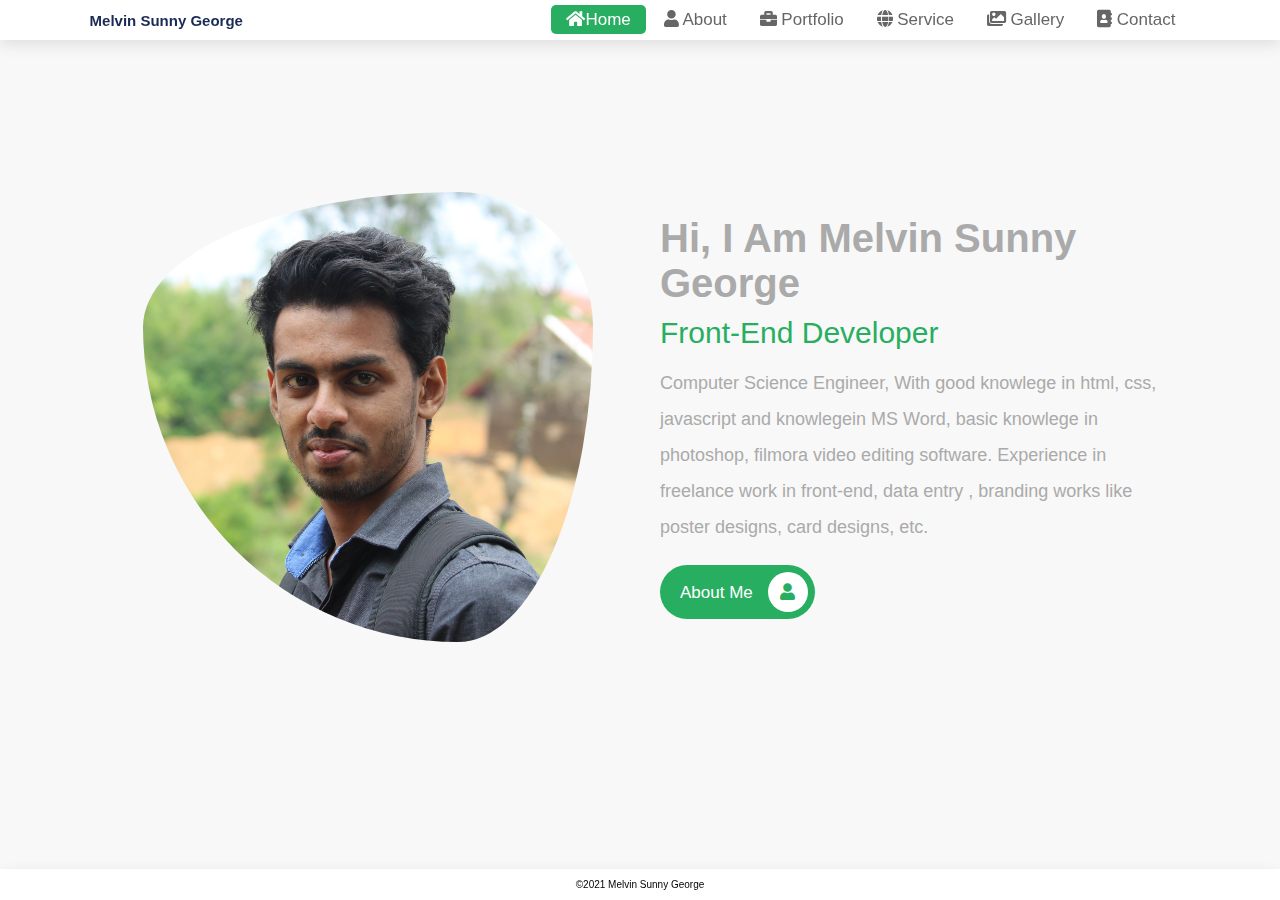
<file: index.html>
<!DOCTYPE html>
<html lang="en">
<head>
    <meta charset="UTF-8">
    <meta http-equiv="X-UA-Compatible" content="IE=edge">
    <meta name="viewport" content="width=device-width, initial-scale=1.0">
    <title>Melvin Sunny George</title>

    <!-- font awesome cdn link  -->
    <link rel="stylesheet" href="https://cdnjs.cloudflare.com/ajax/libs/font-awesome/5.15.4/css/all.min.css">

    <!-- custom css file link  -->
    <link rel="stylesheet" href="style.css">
    
   <!-- Google Tag Manager -->
<script>(function(w,d,s,l,i){w[l]=w[l]||[];w[l].push({'gtm.start':
new Date().getTime(),event:'gtm.js'});var f=d.getElementsByTagName(s)[0],
j=d.createElement(s),dl=l!='dataLayer'?'&l='+l:'';j.async=true;j.src=
'https://www.googletagmanager.com/gtm.js?id='+i+dl;f.parentNode.insertBefore(j,f);
})(window,document,'script','dataLayer','GTM-P4HCSNW5');</script>
<!-- End Google Tag Manager -->
    
    
</head>

<body>
<!-- Google Tag Manager (noscript) -->
<noscript><iframe src="https://www.googletagmanager.com/ns.html?id=GTM-P4HCSNW5"
height="0" width="0" style="display:none;visibility:hidden"></iframe></noscript>
<!-- End Google Tag Manager (noscript) -->
    <!----------     Header     ---------->
    <header>

        <a href="#" class="logo"></i>Melvin Sunny George</a>
    
        <nav class="navbar">
            <a class="active" href="index.html"><i class="fas fa-home"></i><span>Home</span></a>
            <a href="about.html"><i class="fas fa-user"></i> <span>About</span></a>
            <a href="portifolio.html"><i class="fas fa-briefcase"></i> <span>Portfolio</span></a>
            <a href="service.html"><i class="fas fa-globe"></i> <span>Service</span></a>
            <a href="gallery.html"><i class="fas fa-images"></i> <span>Gallery</span></a>
            <a href="contact.html"> <i class="fas fa-address-book"></i> <span>Contact</span></a>
        </nav>
    
    </header>

    <!-- home section starts  -->
    <section class="home">

        <div class="image">
            <img src="images/PSX_20181212_175717.png.jpg" alt="MSG">
         </div>

        <div class="content">
            <h3>hi, i am Melvin Sunny George</h3>
            <span>front-end developer</span>
            <p>Computer Science Engineer, With good knowlege in html, css, javascript and knowlegein MS Word, basic knowlege in photoshop,
               filmora video editing software. Experience in freelance work in front-end, data entry , branding works
               like poster designs, card designs, etc.
                </p>
            <a href="about.html" class="btn"> about me <i class="fas fa-user"></i> </a>
        </div>

    </section>
    <footer>
        <p>©2021 melvin sunny george</p>
    </footer>
    
</body>
</html>
</file>
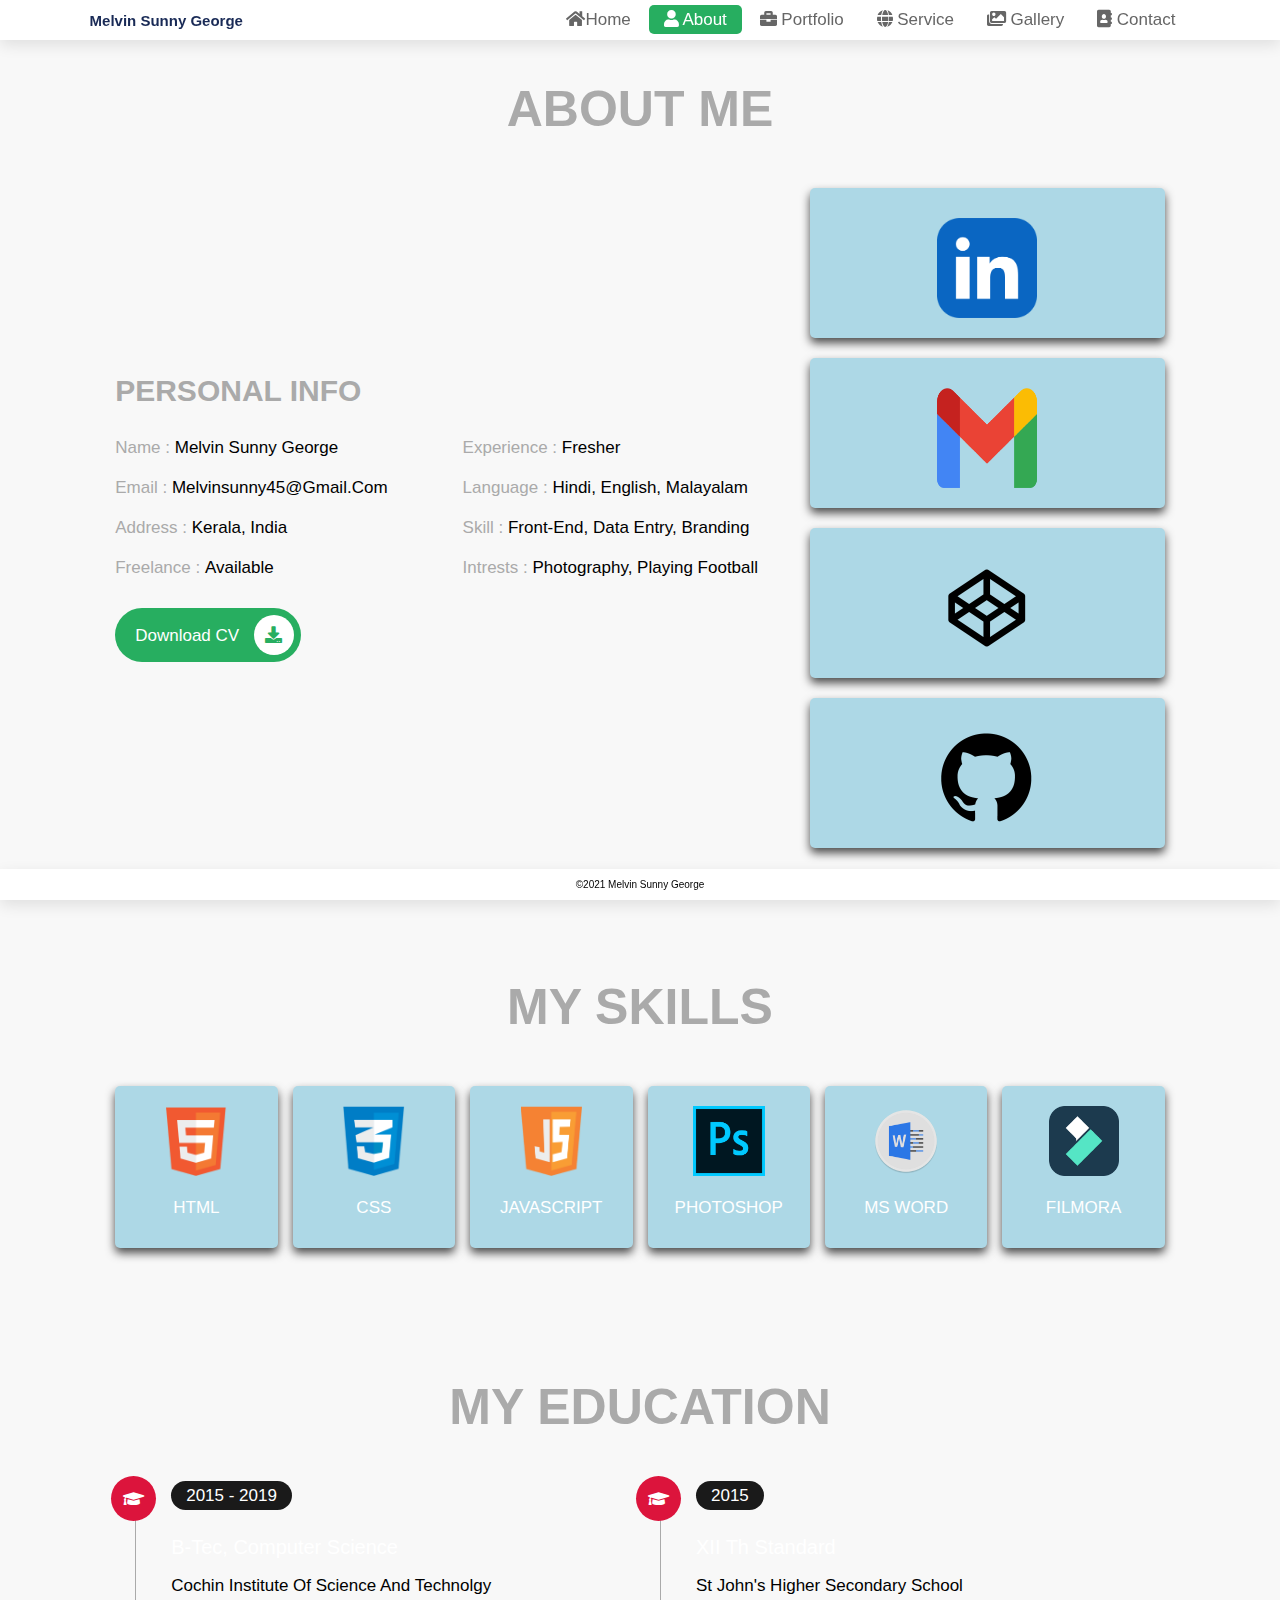
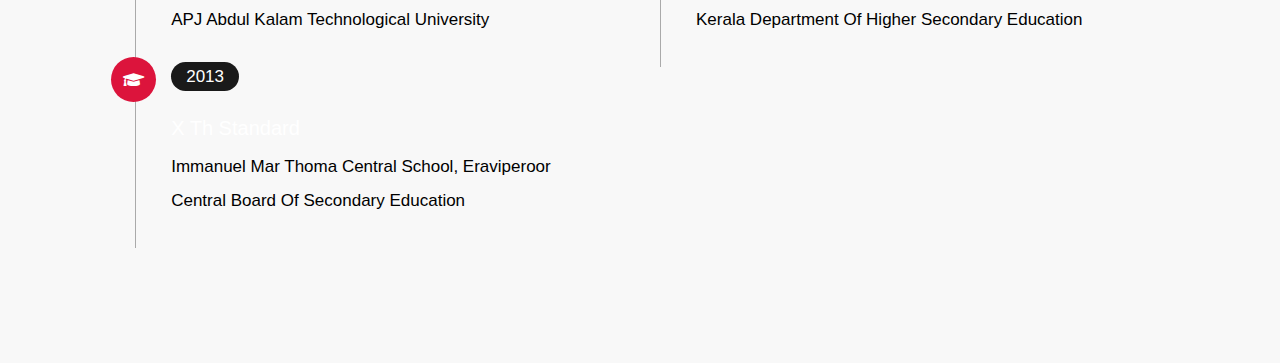
<file: about.html>
<!DOCTYPE html>
<html lang="en">
<head>
    <meta charset="UTF-8">
    <meta http-equiv="X-UA-Compatible" content="IE=edge">
    <meta name="viewport" content="width=device-width, initial-scale=1.0">
    <title>Document</title>
    <!-- font awesome cdn link  -->
    <link rel="stylesheet" href="https://cdnjs.cloudflare.com/ajax/libs/font-awesome/5.15.4/css/all.min.css">

    <!-- custom css file link  -->
    <link rel="stylesheet" href="style.css">
</head>
<body>
    
<!----------  header  -------->
 <header>
    <a href="#" class="logo"></i>Melvin Sunny George</a>

    <nav class="navbar">
        <a href="index.html"><i class="fas fa-home"></i><span>Home</span></a>
        <a class="active" href="about.html"><i class="fas fa-user"></i> <span>About</span></a>
        <a href="portifolio.html"><i class="fas fa-briefcase"></i> <span>Portfolio</span></a>
        <a href="service.html"><i class="fas fa-globe"></i> <span>Service</span></a>
        <a href="gallery.html"><i class="fas fa-images"></i> <span>gallery</span></a>
        <a href="contact.html"> <i class="fas fa-address-book"></i> <span>Contact</span></a>
    </nav>
</header>


<!----------  about  ---------->
<section class="about">
    <h1 class="heading"> about me</span> </h1>

    <div class="row">
        <div class="info-container">
            <h1>personal info</h1>
            
            <div class="box-container">
                <div class="box">
                    <h3> <span>name : </span> Melvin Sunny George </h3>
                    <h3> <span>email : </span> melvinsunny45@gmail.com </h3>
                    <h3> <span>address : </span> Kerala, india</h3>
                    <h3> <span>freelance : </span> available </h3>
                </div>

                <div class="box">
                    <h3> <span>experience : </span> Fresher </h3>
                    <h3> <span>language : </span> hindi, english, malayalam </h3>
                    <h3> <span>skill : </span> front-end, data entry, branding </h3>
                    <h3> <span>Intrests : </span> photography, playing football </h3>
                </div>
            </div>

            <a href="#" class="btn" onclick="newMessage()"> download CV <i class="fas fa-download"></i> </a>
        </div>

        <div class="count-container">
            <div class="box">
                <a href="#" onclick="newMessage()"><img src="images/linkedin-app.png"></a>
            </div>

            <div class="box">
                <a href="#" onclick="newMessage()"><img src="images/gmail.png"></a>
            </div>

            <div class="box">
                <a href="#" onclick="newMessage()"><img src="images/codepen.png"></a>
            </div>

            <div class="box">
                <a href="#" onclick="newMessage()"><img src="images/github.png""></a>
            </div>
        </div>

    </div>
</section>

<!-- skills section starts  -->

<section class="skills">

    <h1 class="heading">my skills </h1>

    <div class="box-container">
        <div class="box">
            <img src="images/icon-1.png">
            <h3>html</h3>
        </div>
        <div class="box">
            <img src="images/icon-2.png">
            <h3>css</h3>
        </div>
        <div class="box">
            <img src="images/icon-3.png">
            <h3>javascript</h3>
        </div>
        <div class="box">
            <img src="images/icon4.png">
            <h3>Photoshop</h3>
        </div>
        <div class="box">
            <img src="images/icon 5.png">
            <h3>MS word</h3>
        </div>
        <div class="box">
            <img src="images/icon6.png">
            <h3>Filmora</h3>
        </div>
    </div>

</section>

<!-- education section starts  -->

<section class="education">

    <h1 class="heading"> my education </h1>

    <div class="box-container">

        <div class="box">
            
            <i class="fas fa-graduation-cap"></i>
            <span>2015 - 2019</span>
            <h3>B-Tec, Computer Science</h3>
            <p>Cochin Institute of Science and Technolgy<br>APJ Abdul Kalam Technological University </p>
        </div>

        <div class="box">
            <i class="fas fa-graduation-cap"></i>
            <span>2015</span>
            <h3>XII th Standard</h3>
            <p>St John's Higher Secondary School<br>Kerala Department of Higher Secondary Education</p>
        </div>

        <div class="box">
            <i class="fas fa-graduation-cap"></i>
            <span>2013</span>
            <h3>X th Standard</h3>
            <p>Immanuel Mar Thoma Central School, Eraviperoor<br>Central Board of Secondary Education</p>
        </div>


    </div>

</section>
<footer>
    <p>©2021 melvin sunny george</p>
</footer>
<script>
    function newMessage(){
        alert("sorry, unavailable")
    }
</script>
</body>
</html>
</file>
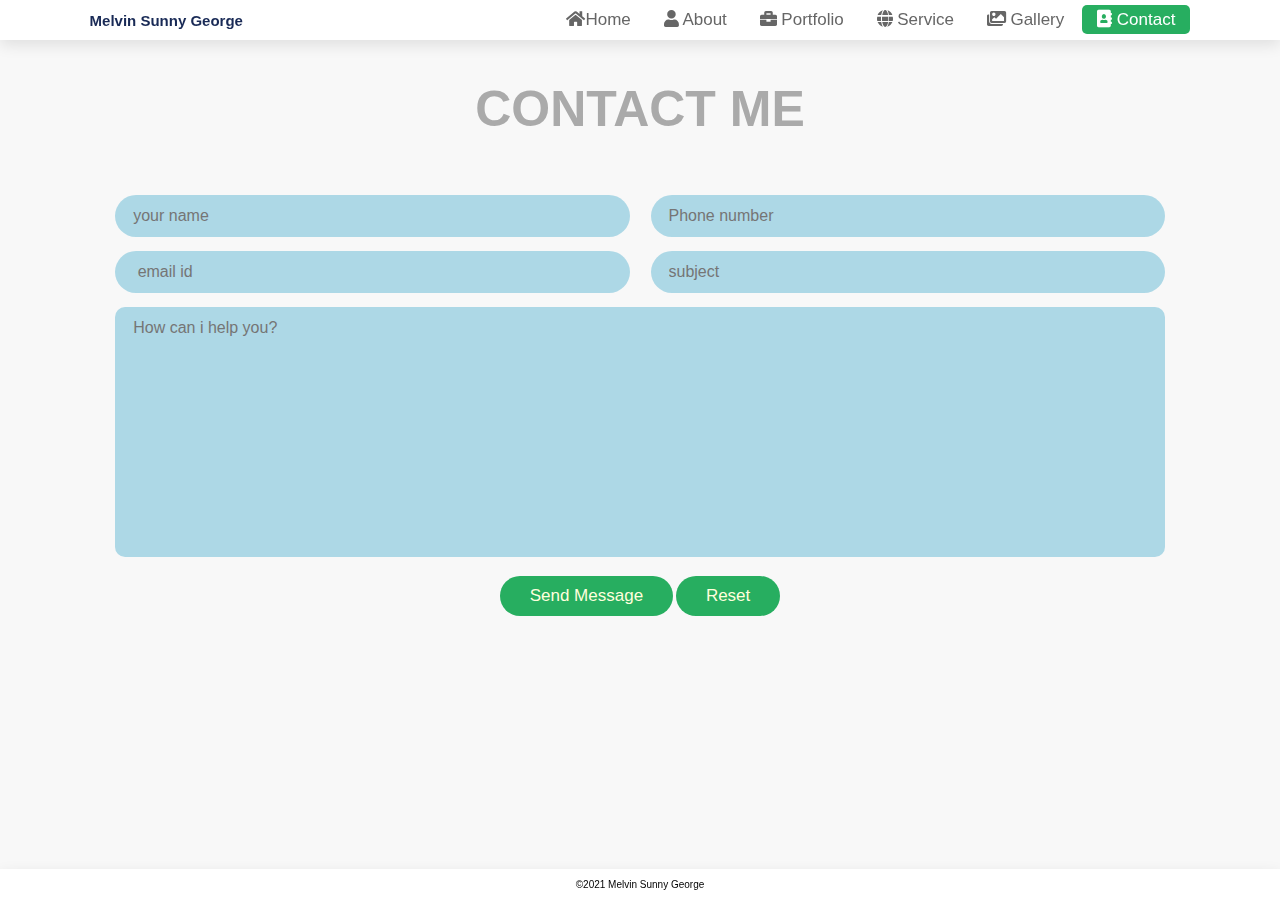
<file: contact.html>
<!DOCTYPE html>
<html lang="en">
<head>
    <meta charset="UTF-8">
    <meta http-equiv="X-UA-Compatible" content="IE=edge">
    <meta name="viewport" content="width=device-width, initial-scale=1.0">
    <title>Contact us</title>
     <!-- font awesome cdn link  -->
     <link rel="stylesheet" href="https://cdnjs.cloudflare.com/ajax/libs/font-awesome/5.15.4/css/all.min.css">

     <!-- custom css file link  -->
     <link rel="stylesheet" href="style.css">
</head>
<body>

<!----------  header  -------->
 <header>
    <a href="#" class="logo"></i>Melvin Sunny George</a>

    <nav class="navbar">
        <a href="index.html"><i class="fas fa-home"></i><span>Home</span></a>
        <a href="about.html"><i class="fas fa-user"></i> <span>About</span></a>
        <a href="portifolio.html"><i class="fas fa-briefcase"></i> <span>Portfolio</span></a>
        <a href="service.html"><i class="fas fa-globe"></i> <span>Service</span></a>
        <a href="gallery.html"><i class="fas fa-images"></i> <span>Gallery</span></a>
        <a class="active" href="contact.html"> <i class="fas fa-address-book"></i> <span>Contact</span></a>
    </nav>
</header>


<!----------  contact section   -------->

<section class="contact">
    <h1 class="heading"> contact me </h1>
    <form name="google-sheet">
            <div id="formalert"></div>

            <div class="inputBox">
                <input type="text" id="name" name="name" placeholder="your name" required>
                <input type="tel"  id="phonenumber" name="phonenumber" placeholder="Phone number">
            </div>
            <div class="inputBox">
                <input type="email" id="email" name="email" placeholder=" email id" required>
                <input type="text"  id="subject" name="subject" placeholder="subject">
            </div>
            <textarea id="message" name="message" placeholder="How can i help you?" id="" cols="30" rows="10"></textarea>
            <input type="submit" value="send message" class="btn">
            <input type="reset" value="reset"  class="btn">
    
    </form>
</section>


</section>
<footer>
    <p>©2021 melvin sunny george</p>
</footer>

      
    <script src="https://code.jquery.com/jquery-3.6.0.min.js"></script>
    <script>
        const scriptURL = 'https://script.google.com/macros/s/AKfycbyN-IiCaGaZJc1rn5qx8pIEu8CzAXGha41REzzXwakX0LPhaPzYIUDjmJIIvM0w8G7sug/exec'
        const form = document.forms['google-sheet']
      
        form.addEventListener('submit', e => {
          e.preventDefault()
          fetch(scriptURL, { method: 'POST', body: new FormData(form)})
            .then(response => $("#formalert").html("<div class='alert alert-success'>message sent sucessfully.</div>"))
            

            .catch(error =>  $("#formalert").html("<div class='alert alert-danger'>message not sent.</div>"))
        })
      </script>
    
</body>
</html>
</file>
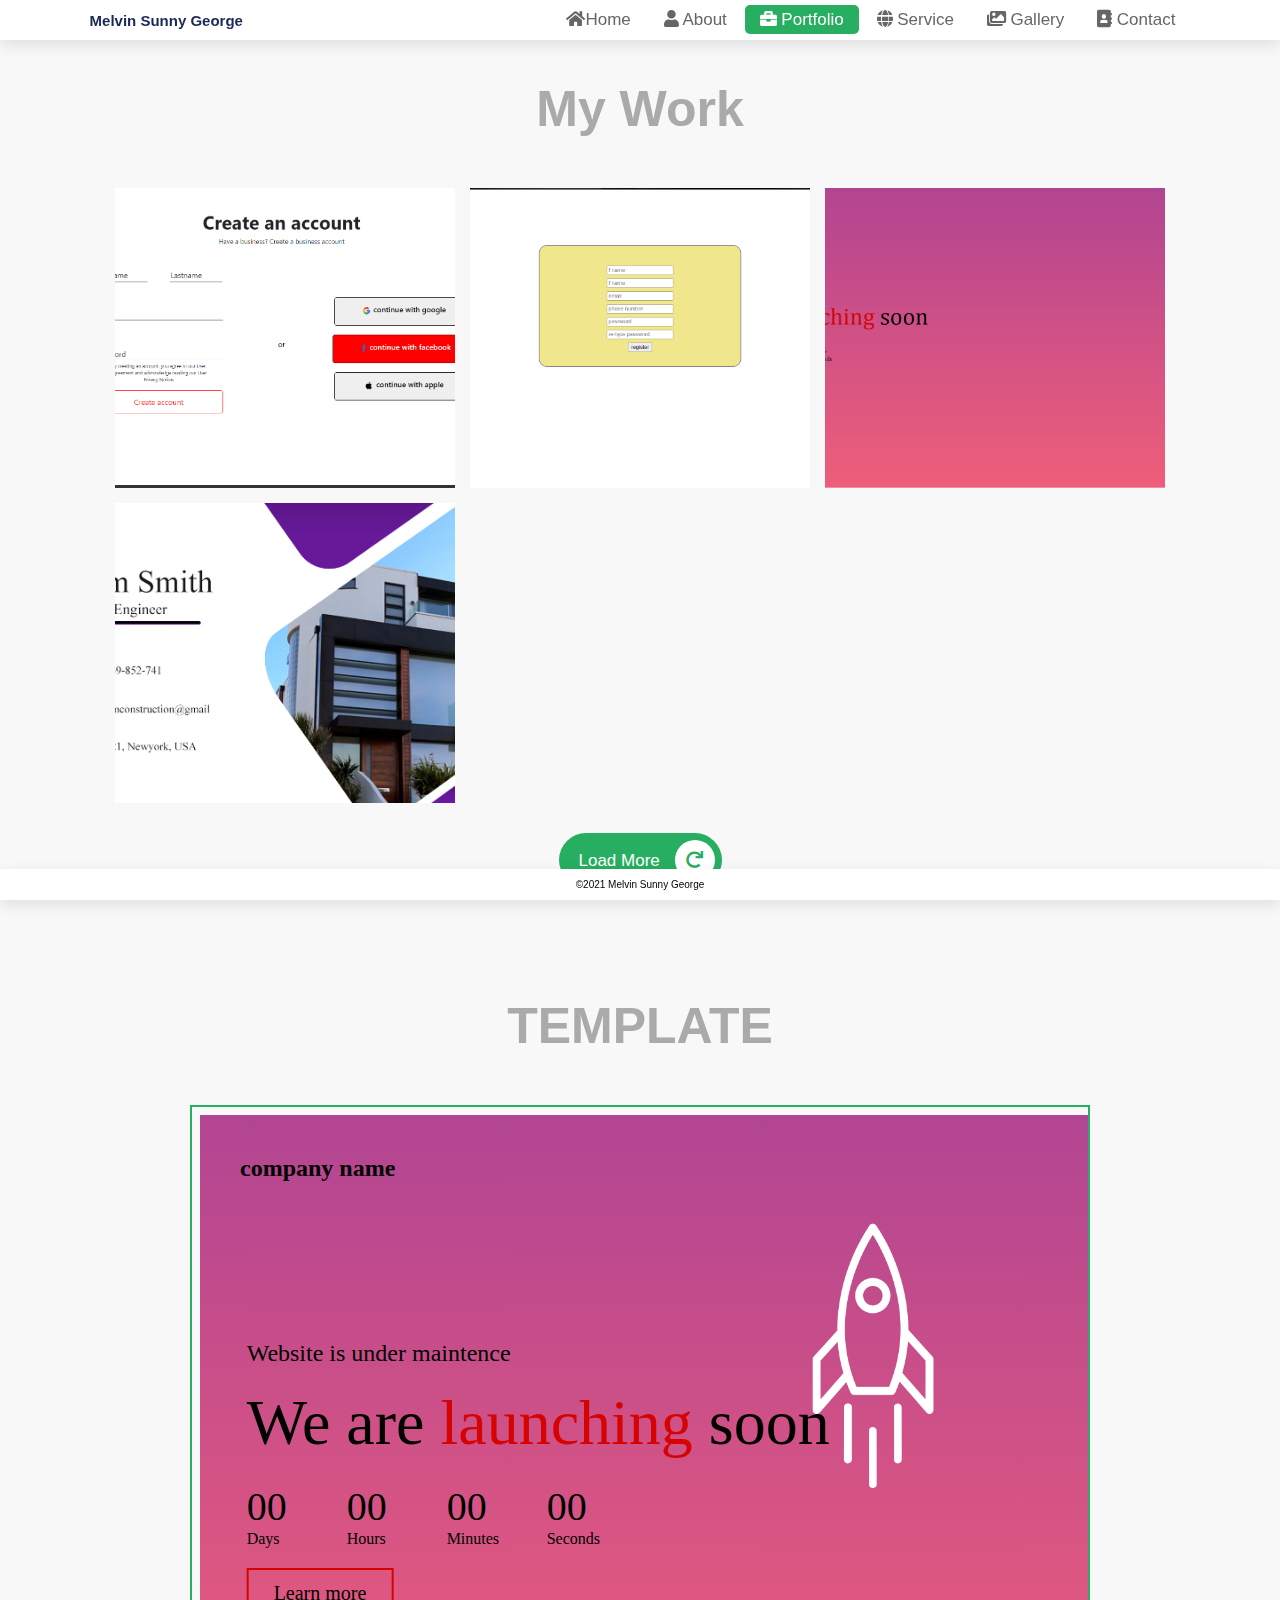
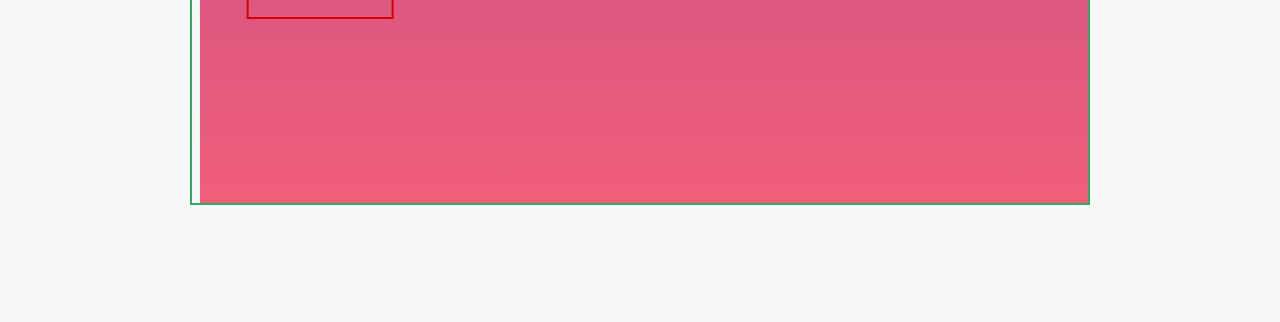
<file: portifolio.html>
<!DOCTYPE html>
<html lang="en">
<head>
    <meta charset="UTF-8">
    <meta http-equiv="X-UA-Compatible" content="IE=edge">
    <meta name="viewport" content="width=device-width, initial-scale=1.0">
    <title>Document</title>
    <!-- font awesome cdn link  -->
    <link rel="stylesheet" href="https://cdnjs.cloudflare.com/ajax/libs/font-awesome/5.15.4/css/all.min.css">

    <!-- custom css file link  -->
    <link rel="stylesheet" href="style.css">
</head>
<body>
    <header>

        <a href="#" class="logo"></i>Melvin Sunny George</a>
    
        <nav class="navbar">
            <a  href="index.html"><i class="fas fa-home"></i><span>Home</span></a>
            <a href="about.html"><i class="fas fa-user"></i> <span>About</span></a>
            <a class="active" href="portifolio.html"><i class="fas fa-briefcase"></i> <span>Portfolio</span></a>
            <a href="service.html"><i class="fas fa-globe"></i> <span>Service</span></a>
            <a href="gallery.html"><i class="fas fa-images"></i> <span>Gallery</span></a>
            <a href="contact.html"> <i class="fas fa-address-book"></i> <span>Contact</span></a>
        </nav>
    
    <!-- Google tag (gtag.js) -->
<script async src="https://www.googletagmanager.com/gtag/js?id=G-NBVDHFHWEN"></script>
<script>
  window.dataLayer = window.dataLayer || [];
  function gtag(){dataLayer.push(arguments);}
  gtag('js', new Date());

  gtag('config', 'G-NBVDHFHWEN');
</script>
    
    </header>
    

    <section class="portfolio">

        <h1 class="heading"> <span>my work </h1>
    
        <div class="box-container">
    
            <div class="box">
                <img src="images/portifolio-1.png" alt="">
                <div class="content">
                    <h3>Login page</h3>
                    <p>login page with html, css</p>
                    <a href="#">read more</a>
                </div>
            </div>
    
            <div class="box">
                <img src="images/portifolio-2.png" alt="">
                <div class="content">
                    <h3>Login page</h3>
                    <p>Simple login page with html css, with basic codes</p>
                    <a href="#">read more</a>
                </div>
            </div>
           
            <div class="box">
                <img src="images/portifolio-3.png" alt="">
                <div class="content">
                    <h3>Countdown page </h3>
                    <p>Countdown page with html, css and javascript</p>
                    <a href="#">read more</a>
                </div>
            </div>
    
            <div class="box">
                <img src="images/business_card_1.jpg" alt="">
                <div class="content">
                    <h3>Business card</h3>
                    <p>Business card created using photoshop</p>
                    <a href="#">read more</a>
                </div>
            </div>
        </div>
    
        <a href="#" class="btn"> load more <i class="fas fa-redo"></i> </a>
        
    </section>
    <section class="template">
        <h1 class="heading"> template</h1>
        <iframe class="template1" src="website templatea\comming_soon\commingsoon.html"></iframe>
    </section>
    <footer>
        <p>©2021 melvin sunny george</p>
    </footer>

</body>
</html>
</file>
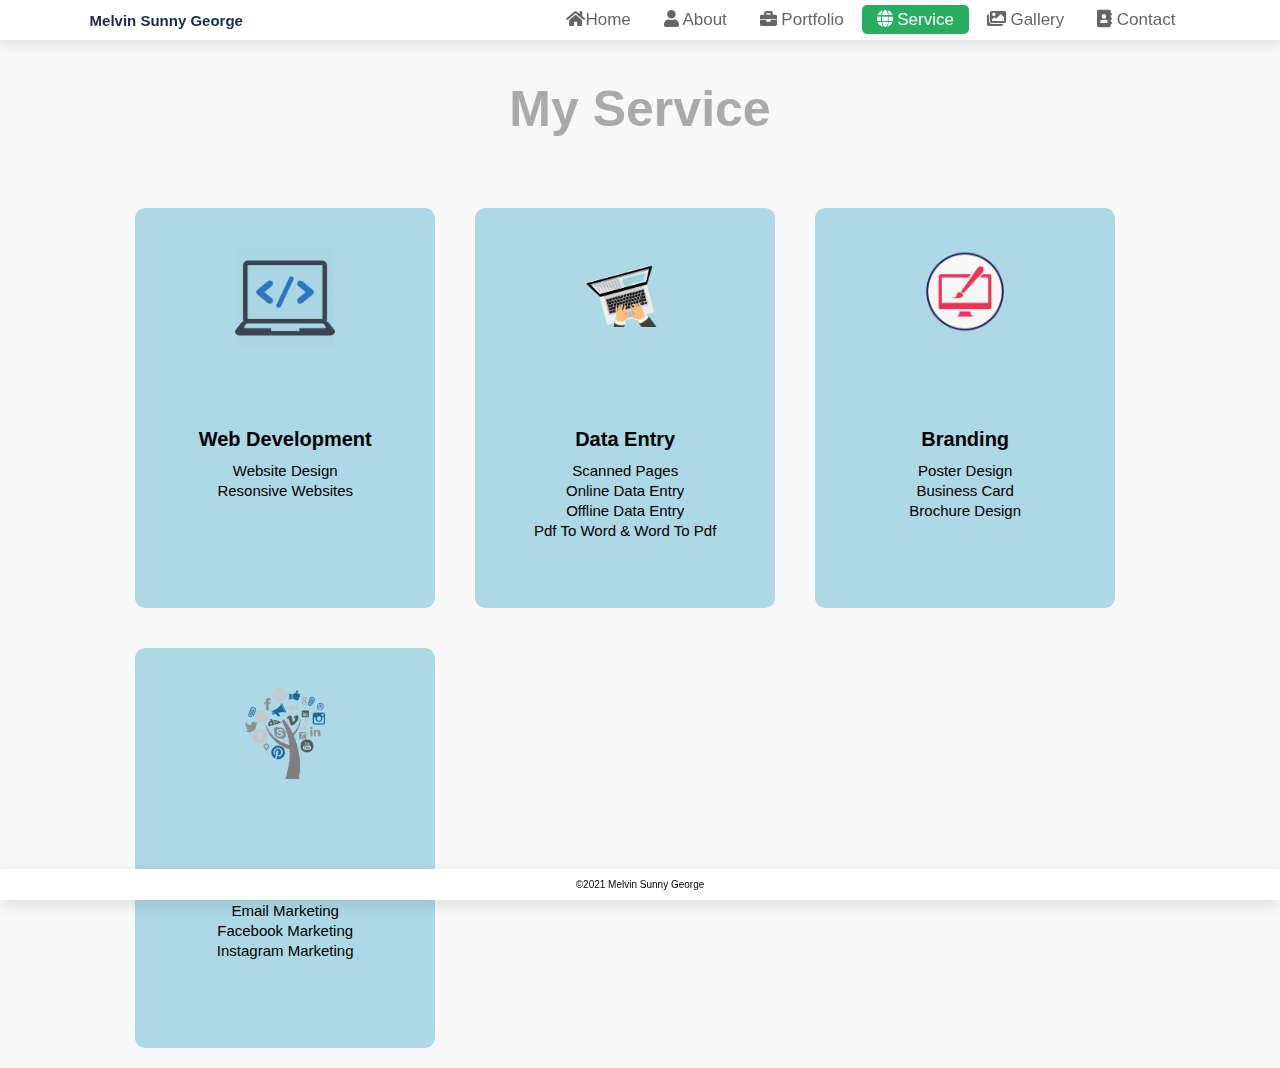
<file: service.html>
<!DOCTYPE html>
<html lang="en">
<head>
    <meta charset="UTF-8">
    <meta http-equiv="X-UA-Compatible" content="IE=edge">
    <meta name="viewport" content="width=device-width, initial-scale=1.0">
    <title>Melvin Sunny George</title>
    <!-- font awesome cdn link  -->
    <link rel="stylesheet" href="https://cdnjs.cloudflare.com/ajax/libs/font-awesome/5.15.4/css/all.min.css">

    <!-- custom css file link  -->
    <link rel="stylesheet" href="style.css">
</head>
<body>

    <!----------     Header     ---------->
    <header>
        <a href="#" class="logo"></i>Melvin Sunny George</a>
    
        <nav class="navbar">
            <a href="index.html"><i class="fas fa-home"></i><span>Home</span></a>
            <a href="about.html"><i class="fas fa-user"></i> <span>About</span></a>
            <a href="portifolio.html"><i class="fas fa-briefcase"></i> <span>Portfolio</span></a>
            <a class="active" href="service.html"><i class="fas fa-globe"></i> <span>Service</span></a>
            <a href="gallery.html"><i class="fas fa-images"></i> <span>Gallery</span></a>
            <a href="contact.html"> <i class="fas fa-address-book"></i> <span>Contact</span></a>
        </nav>
    </header>

    <!----------     Service     ---------->
    <section class="servicepage">
        <div class="service">
            <h1>My service</h1>
        </div>
        <div class="servicerow">
                <div class="service1">
                    <div class="service1logo">
                        <img src="images/service1.png">
                    </div>
                    <h3>web development</h3>
                    <p>Website design<br>resonsive websites<br></p>
                </div>
                <div class="service2">
                    <div class="service2logo">
                        <img src="images/service2.png">
                    </div>
                    <h3>Data Entry</h3>
                    <p> scanned pages<br>online data entry<br> offline data entry<br> pdf to word & word to pdf </p>
                </div>
                <div class="service3">
                    <div class="service3logo">
                        <img src="images/service3.png">
                    </div>
                    <h3>Branding</h3>
                    <p>poster design<br>business card<br>Brochure design</p>
                </div>
                <div class="service4">
                    <div class="service4logo">
                        <img src="images/service4.png">
                    </div>
                    <h3>Digital marketing</h3>
                    <p>email marketing<br>facebook marketing<br>instagram marketing</p>
                </div>
        </div>
    </section>
    <footer>
        <p>©2021 melvin sunny george</p>
    </footer>
    
</body>
</html>
</file>
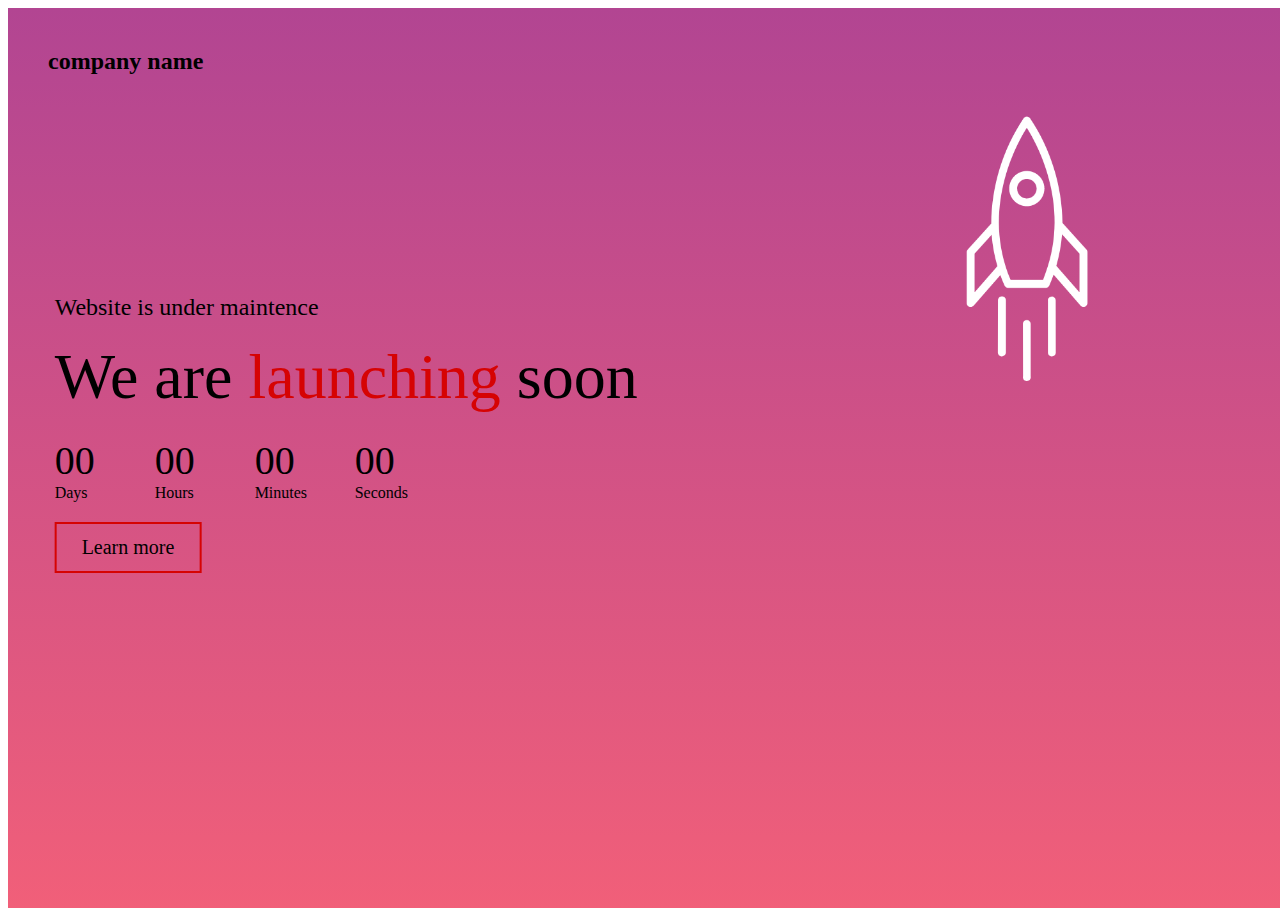
<file: website templatea/comming_soon/commingsoon.html>
<!doctype html>
<html>
<head>
<meta charset="utf-8">
<title>comming soon</title>
<link href="commingsoon.css" rel="stylesheet" type="text/css">
</head>

<body>
	<div class="container">
		<div class="logo">
			company name
		</div>
		<div class="content">
			<p>Website is under maintence</p>
			<h1>We are <span>launching </span> soon</h1>

			<div class="launchingtime">
				<div>
					<p id="days">00</p>
					<span>Days</span>
				</div>
				<div>
					<p id="hours">00</p>
					<span>Hours</span>
				</div>
				<div>
					<p id="minutes">00</p>
					<span>Minutes</span>
				</div>
				<div>
					<p id="seconds">00</p>
					<span>Seconds</span>
				</div>
			</div>

			<button type="button">Learn more</button>
		</div>

		<img src="rocket.png" class="roket">

		<script>
			var countDownDate = new Date("DEC 30, 2022 00:00:00").getTime();
			var x = setInterval(function(){
				var now = new Date().getTime();
				var distance = countDownDate - now;

				var days = Math.floor(distance / (1000 * 60 * 60 * 24));
				var hours = Math.floor((distance % (1000 * 60 * 60 * 24)) / (1000 * 60 * 60));
				var minutes = Math.floor((distance % (1000 * 60 * 60)) / (1000 * 60));
				var seconds = Math.floor((distance % (1000 * 60)) / 1000);

				document.getElementById("days").innerHTML = days;
				document.getElementById("hours").innerHTML = hours;
				document.getElementById("minutes").innerHTML = minutes;
				document.getElementById("seconds").innerHTML = seconds;

			},1000);
		</script>
		
	</div>
</body>
</html>
</file>
<file: style.css>
@import url("https://fonts.googleapis.com/css2?family=Poppins:wght@100;300;400;500;600;700&display=swap");
:root{
    --green:#27ae60;
    --black:#192a56;
    --light-color:#666;
    --box-shadow:0 .5rem 1.5rem rgba(0,0,0,.1);
}
*{
    font-family: 'Nunito', sans-serif;
    margin:0; padding:0;
    box-sizing: border-box;
    text-decoration: none;
    outline: none; border:none;
    text-transform: capitalize;
    transition: all linear;
}
html{
    font-size: 62.5%;
    overflow-x: hidden;
    scroll-padding-top: 5.5rem;
    scroll-behavior: smooth;
}
html::-webkit-scrollbar {
    width: 1rem;
  }
html::-webkit-scrollbar-track {
    background: #0d0d0d;
  }
body {
    background: #f8f8f8;
    padding-bottom: 6.5rem;
  }
section{
    padding:5rem 9%;
}



/*--------header-----------*/
header{
    position: fixed;
    top:0; left: 0; right:0;
    background: #fff;
    padding:1rem 7%;
    display: flex;
    align-items: center;
    justify-content: space-between;
    z-index: 1000;
    box-shadow: var(--box-shadow);
}
header .logo{
    color:var(--black);
    font-size: 1.5rem;
    font-weight: bolder;
}

header .logo i{
    color:var(--green);
}

header .navbar a{
    font-size: 1.7rem;
    border-radius: .5rem;
    padding:.5rem 1.5rem;
    color:var(--light-color);
}

header .navbar a.active,
header .navbar a:hover{
    color:#fff;
    background: var(--green);
}
footer{
  position: fixed;
  bottom:0; left: 0; right:0;
  background: #fff;
  padding:1rem 7%;
  text-align: center;
  box-shadow: var(--box-shadow);
}



/*--------home-----------*/
.home {
    display: -webkit-box;
    display: -ms-flexbox;
    display: flex;
    -webkit-box-align: center;
        -ms-flex-align: center;
            align-items: center;
    -ms-flex-wrap: wrap;
        flex-wrap: wrap;
    gap: 4rem;
    min-height: calc(100vh - 6.5rem);
  }
  
  .home .image {
    -webkit-box-flex: 1;
        -ms-flex: 1 1 42rem;
            flex: 1 1 42rem;
    text-align: center;
  }
  
  .home .image img {
    height: 45rem;
    width: 45rem;
    border-radius: 70% 30% 30% 70% / 30% 30% 70% 70%;
  }
  
  .home .content {
    -webkit-box-flex: 1;
        -ms-flex: 1 1 42rem;
            flex: 1 1 42rem;
  }
  
  .home .content h3 {
    color: #aaa;
    font-size: 4rem;
    padding-bottom: .5rem;
  }
  
  .home .content span {
    font-size: 3rem;
    color: #27ae60;
    padding: .5rem 0;
    display: block;
  }
  
  .home .content p {
    font-size: 1.8rem;
    color: #aaa;
    padding: 1rem 0;
    line-height: 2;
    text-transform: initial;
  }

  .btn {
    display: inline-block;
    margin-top: 1rem;
    border-radius: 5rem;
    background: #27ae60;
    padding: .7rem;
    font-size: 1.7rem;
    color: #fff;
    padding-left: 2rem;
  }
  
  .btn i {
    height: 4rem;
    width: 4rem;
    line-height: 4rem;
    font-size: 1.7rem;
    text-align: center;
    background: #fff;
    color: #27ae60;
    border-radius: 50%;
    margin-left: 1rem;
    -webkit-transition: .2s linear;
    transition: .2s linear;
  }
  
  .btn:hover i {
    margin-left: 2rem;
  }
 



/*---------------  about page  --------------*/
.about .heading, .education .heading, .skills h1 {
  text-align: center;
  font-size: 50px;
  color:#aaa ;
  text-transform: uppercase;
  margin: 30px 0 50px;
}
.about .row {
  display: -webkit-box;
  display: -ms-flexbox;
  display: flex;
  -webkit-box-align: center;
      -ms-flex-align: center;
          align-items: center;
  -ms-flex-wrap: wrap;
      flex-wrap: wrap;
  gap: 2rem;
}
.info-container {
  -webkit-box-flex: 1;
      -ms-flex: 1 1 42rem;
          flex: 1 1 42rem;
}
.info-container h1 {
  font-size: 3rem;
  color: #aaa;
  text-transform: uppercase;
  padding-bottom: 1rem;
}
.info-container .box-container {
  padding: 1rem 0;
  display: -webkit-box;
  display: -ms-flexbox;
  display: flex;
  -ms-flex-wrap: wrap;
      flex-wrap: wrap;
  gap: 2rem;
}

 .box-container .box {
  -webkit-box-flex: 1;
      -ms-flex: 1 1 20rem;
          flex: 1 1 20rem;
}

  .box-container .box h3 {
  font-size: 1.7rem;
  color:black;
  padding: 1rem 0;
  font-weight: normal;
}

 .box-container .box h3 span {
  color: #aaa;
  font-weight: lighter;
}

.about .row .count-container {
  -webkit-box-flex: 1;
      -ms-flex: 1 1 10rem;
          flex: 1 1 10rem;
  display: -webkit-box;
  display: -ms-flexbox;
  display: flex;
  -ms-flex-wrap: wrap;
      flex-wrap: wrap;
  gap: 2rem;
  text-align: center;
}

.count-container .box {
  -webkit-box-flex: 1;
      -ms-flex: 1 1 20rem;
          flex: 1 1 20rem;
  padding: 3rem 4rem;
  border-radius: .5rem;
  background: lightblue;
  -webkit-box-shadow: 0 0.5rem 1rem rgba(0, 0, 0, 0.7);
          box-shadow: 0 0.5rem 1rem rgba(0, 0, 0, 0.7);
}
.count-container .box:hover{
  background: #fff;
}

.count-container .box {
  height: 150px;
  width: 150px;
}
.count-container .box img{
  height: 100px;
  width: 100px;
}
/*
.count-container .box h3 {
  font-size: 5rem;
  color: black;
}

 .count-container .box p {
  font-size: 2rem;
  color: black;
}
*/
/*--education--*/

.education .box-container {
  display: -webkit-box;
  display: -ms-flexbox;
  display: flex;
  -ms-flex-wrap: wrap;
      flex-wrap: wrap;
}

.education .box-container .box {
  -webkit-box-flex: 1;
      -ms-flex: 1 1 40rem;
          flex: 1 1 40rem;
  margin-left: 2rem;
  padding-top: 0;
  padding-bottom: 0;
  padding-left: 3.5rem;
  padding-bottom: 3rem;
  border-left: 0.1rem solid #aaa;
  position: relative;
}
.education .box-container .box i {
  height: 4.5rem;
  width: 4.5rem;
  line-height: 4.5rem;
  font-size: 1.7rem;
  border-radius: 50%;
  background: crimson;
  color: #fff;
  text-align: center;
  position: absolute;
  top: -1rem;
  left: -2.5rem;
}

.education .box-container .box span {
  font-size: 1.7rem;
  color: #fff;
  border-radius: 5rem;
  padding: .5rem 1.5rem;
  background: #1a1a1a;
}

.education .box-container .box h3 {
  font-size: 2rem;
  padding: 1rem 0;
  color: #fff;
  padding-top: 3rem;
  font-weight: normal;
}

.education .box-container .box p {
  font-size: 1.7rem;
  color: black;
  line-height: 2;
}

/*--skill--*/

.skills .box-container {
  display: -ms-grid;
  display: grid;
  -ms-grid-columns: (minmax(16rem, 1fr))[auto-fit];
      grid-template-columns: repeat(auto-fit, minmax(16rem, 1fr));
  gap: 1.5rem;
}

.skills .box-container .box {
  padding: 2rem;
  text-align: center;
  -webkit-box-shadow: 0 0.5rem 1rem rgba(0, 0, 0, 0.7);
          box-shadow: 0 0.5rem 1rem rgba(0, 0, 0, 0.7);
  border-radius: .5rem;
  background: lightblue;
}

.skills .box-container .box:hover {
  background: #fff;
}

.skills .box-container .box:hover h3 {
  color: #0d0d0d;
}

.skills .box-container .box img {
  height: 7rem;
  margin-bottom: 1rem;
}

.skills .box-container .box h3 {
  color: #fff;
  font-size: 1.7rem;
  font-weight: normal;
  text-transform: uppercase;
}






/*---------------  portifolio page  --------------*/

.portfolio {
  text-align: center;
}
.portfolio .heading {
  text-align: center;
  font-size: 50px;
  color:#aaa ;
  text-transform: uppercase;
  margin: 30px 0 50px;
}
.portfolio .box-container {
   display: grid;
  -ms-grid-columns: (minmax(31rem, 1fr))[auto-fit];
      grid-template-columns: repeat(auto-fit, minmax(31rem, 1fr));
  gap: 1.5rem;
  margin-bottom: 2rem;
}
.portfolio .box-container .box {
  height: 30rem;
  overflow: hidden;
  position: relative;
}
.portfolio .box-container .box:hover .content {
  -webkit-transform: translateY(0%);
          transform: translateY(0%);
}
.portfolio .box-container .box img {
  height: 100%;
  width: 100%;
  -o-object-fit: cover;
     object-fit: cover;
}
.portfolio .box-container .box .content {
  position: absolute;
  top: 0;
  left: 0;
  height: 100%;
  width: 100%;
  background: #1a1a1a;
  display: -webkit-box;
  display: -ms-flexbox;
  display: flex;
  -webkit-box-orient: vertical;
  -webkit-box-direction: normal;
      -ms-flex-flow: column;
          flex-flow: column;
  -webkit-box-align: center;
      -ms-flex-align: center;
          align-items: center;
  -webkit-box-pack: center;
      -ms-flex-pack: center;
          justify-content: center;
  padding: 2rem;
  -webkit-transform: translateY(-100%);
          transform: translateY(-100%);
  -webkit-transition: .2s linear;
  transition: .2s linear;
}
.portfolio .box-container .box .content h3 {
  font-size: 2.5rem;
  color: #fff;
  text-transform: uppercase;
  font-weight: normal;
}
.portfolio .box-container .box .content p {
  padding: 1rem 0;
  font-size: 1.5rem;
  line-height: 2;
  color: #aaa;
}
.portfolio .box-container .box .content a {
  font-size: 2rem;
  color: #27ae60;
}
.portfolio .box-container .box .content a:hover {
  color: #fff;
}


.template{
  text-align: center;
}
.template .heading{
  text-align: center;
  font-size: 50px;
  color:#aaa ;
  text-transform: uppercase;
  margin: 10px 0 50px;
}
.template1{
  border:2px solid #27ae60;
  height: 700px;
  width: 900px;
}



/*---------------  Service page  --------------*/ 

.service h1{
  text-align: center;
  color:#aaa ;
  margin: 30px 0 50px;
  font-size: 50px;
}
.servicerow{
  width: 100%;
  text-align: center;
  position: relative;
  cursor: pointer;
}
.servicerow h3{
  text-align: center;
  font-size: 20px;
}
.servicerow p{
  text-align: center;
  font-size: 15px;
  margin-top: 10px;
  line-height: 20px;
}
.service1, .service2, .service3, .service4{
  background: lightblue;
  padding: 30px;
  border-radius: 10px;
  height: 400px;
  width: 300px;
  float: left;
  margin: 20px;
  transition: 1s;
}
.service1:hover, .service2:hover, .service3:hover, .service4:hover{
  transform: scale(1.1);
}
.service1logo, .service2logo, .service3logo, .service4logo{
  width: 200px;
  height: 200px;
  margin: -10px auto 0;
}
.service1logo img, .service3logo img{
  width: 50%;
  margin-top: 20px;
}
.service2logo img{
  width: 70%;
  margin-top: 20px;
}
.service4logo img{
  width: 40%;
  margin-top: 20px;
}



/*---------------  Gallery page  --------------*/
.photographygallery h2{
    text-align: center;
    color:#aaa ;
    margin: 30px 0 50px;
    font-size: 50px;
  }
  .photoshopgallery h2{
    text-align: center;
    color:#aaa ;
    margin: 30px 0 50px;
    font-size: 50px;
  }
.photos{
  margin: 10px 10px;
  text-align: center;
}
.photos img{
  width: 250px;
  height: 250px;
  padding: 5px;
  transition: 1s;
}
.photos img:hover{
  transform: scale(.9);
}



 /*---------------  contact page  --------------*/
.contact{
  text-align: center;
}
 .contact .heading {
  text-align: center;
  font-size: 50px;
  color:#aaa ;
  text-transform: uppercase;
  margin: 30px 0 50px;
}
.contact form {
  -webkit-box-flex: 1;
      -ms-flex: 1 1 42rem;
          flex: 1 1 42rem;
}
.contact form .inputBox {
  display: -webkit-box;
  display: -ms-flexbox;
  display: flex;
  -ms-flex-wrap: wrap;
      flex-wrap: wrap;
  -webkit-box-pack: justify;
      -ms-flex-pack: justify;
          justify-content: space-between;
}
.contact form .inputBox input {
  width: 49%;
}
.contact form .inputBox input,
.contact form textarea {
  border-radius: 5rem;
  padding: 1.2rem 1.8rem;
  font-size: 1.6rem;
  color:  black;
  text-transform: none;
  margin: .7rem 0;
  background: lightblue;
}
.contact form textarea {
  width: 100%;
  border-radius: 1rem;
  resize: none;
  height: 25rem;
}
.contact form .btn {
  padding: 1rem 3rem;
  cursor: pointer;
  background: #27ae60;
  color: #ffd;
  
}
.contact form .btn:hover {
  background:#104e2a;
  color: #ffd;
}



/*-----responsive----*/

@media (max-width: 1200px) {
  html {
    font-size: 55%;
  }
  section {
    padding: 3rem 2rem;
  }
}

@media (max-width: 768px) {
  .heading {
    font-size: 12vw;
  }
  .navbar a i {
    padding: 0;
  }
  .navbar a span {
    display: none;
  }
  .navbar a:hover {
    padding-bottom: 2rem;
  }
  .home {
    text-align: center;
    gap: 2rem;
  }
  .home .image img {
    height: 30rem;
    width: 30rem;
  }
  .home .content h3 {
    font-size: 3rem;
  }
  .home .content span {
    font-size: 2.5rem;
  }
  .contact .row form .inputBox input {
    width: 100%;
    margin-bottom: 1rem;
  }
}

@media (max-width: 450px) {
  html {
    font-size: 50%;
  }
}
</file>
<file: website templatea/comming_soon/commingsoon.css>
*{
	margin: o;
	padding: 0;
	box-sizing: border-box;
	font-family: Cambria, "Hoefler Text", "Liberation Serif", Times, "Times New Roman"
}
.container{
	width: 100vw;
	height: 100vh;
	background: linear-gradient(#b24592, #f15f79);
}
.logo{
	padding: 40px ;
	cursor: pointer; 
	font-size: x-large;
	font-weight: bolder;
	color: black; 
}
.content{
	top: 30%;
	position: absolute;
	transform: translate(8%);
	color: black;
}
.content p{
	font-size: 24px;
}
.content h1{
	font-size: 64px;
	font-weight: 100;
	margin-top: -5px;
}
.content h1 span{
	color: rgb(214, 3, 3);
}
.content button{
	background: transparent;
	border: 2px solid rgb(214, 3, 3);
	outline: none;
	padding: 12px 25px;
	font-size: 20px;
	cursor: pointer;
	display: flex;
	justify-content: center;
	margin-top: 20px;
}
.content button :hover{
	background: rgb(238, 36, 0);;
	color: #fff;
}
.launchingtime{
	margin-top: -60px;
	display: flex;
}
.launchingtime div{
	 flex-basis: 100px;
}
.launchingtime p{
	font-size: 40px;
	margin-bottom: 0;
}
.roket{
	width: 250px;
	position: absolute;
	right: 10%;
	bottom: o;
	animation: roket 4s linear infinite;
}
@keyframes roket{
	0%{
		bottom: 0;
		opacity: 0;
	}
	100%{
		bottom: 105%;
		opacity: 1;
	}
}
</file>
